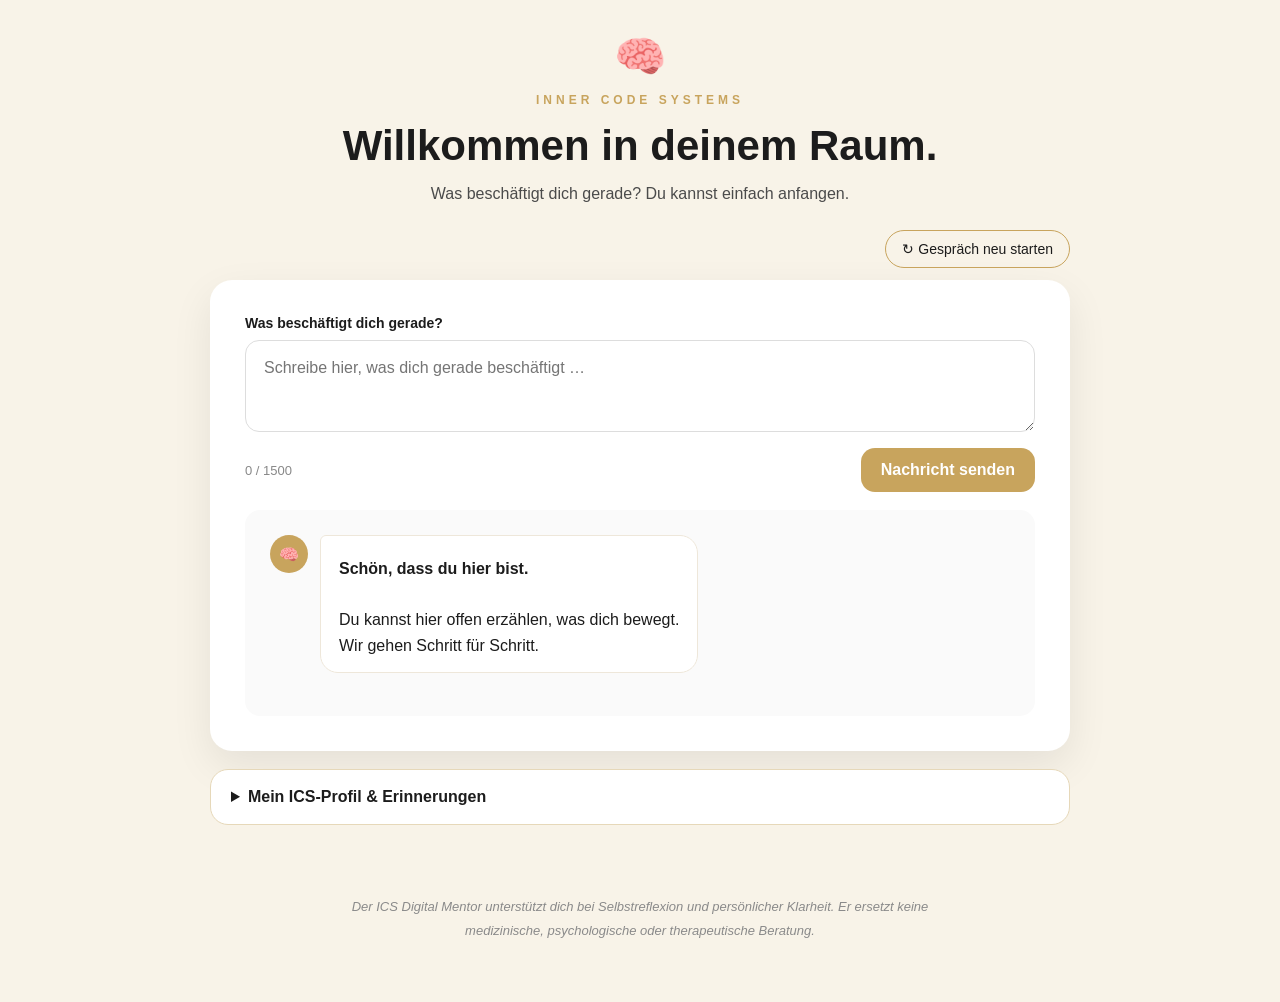
<file: index.html>
<!DOCTYPE html>
<html lang="de">
<head>
  <meta charset="UTF-8">
  <meta name="viewport" content="width=device-width, initial-scale=1.0">
  <title>ICS Digital Mentor – Testumgebung</title>
  <link rel="stylesheet" href="css/mentor.css?v=18">
</head>
<body>
  <main class="mentor-page">
    <header class="mentor-header">
      <div class="mentor-logo">🧠</div>
      <p class="mentor-label">INNER CODE SYSTEMS</p>
      <h1>Willkommen in deinem Raum.</h1>
      <p class="mentor-intro">Was beschäftigt dich gerade? Du kannst einfach anfangen.</p>
    </header>

    <div class="mentor-chat-actions" style="display:flex;justify-content:flex-end;margin:0 0 12px"><button id="ics-reset" class="reset-button" type="button">↻ Gespräch neu starten</button></div>

    <section class="mentor-card">
      <div class="mentor-input-area">
        <label class="input-label" for="ics-input">Was beschäftigt dich gerade?</label>
        <textarea id="ics-input" rows="3" maxlength="1500" placeholder="Schreibe hier, was dich gerade beschäftigt …"></textarea>
        <div class="input-footer">
          <span id="ics-counter">0 / 1500</span>
          <button id="ics-send" class="send-button" type="button">Nachricht senden</button>
        </div>
      </div>

      <div id="ics-messages" class="mentor-chat" aria-live="polite">
        <div class="chat-row mentor-row">
          <div class="chat-avatar">🧠</div>
          <div class="chat-bubble mentor-bubble">
<p>
<strong>Schön, dass du hier bist.</strong><br><br>
Du kannst hier offen erzählen, was dich bewegt.<br>Wir gehen Schritt für Schritt.
</p>     
          </div>
        </div>
      </div>

      <div id="ics-typing" class="typing-indicator" hidden>
        <span></span><span></span><span></span> ICS Mentor denkt …
      </div>

    </section>

    <details class="mentor-options">
      <summary>Mein ICS-Profil &amp; Erinnerungen</summary>
      <div class="mentor-options-content">
      <div class="mentor-status">
        <span class="mentor-dot"></span>
        <span>ICS Brain V10 ist bereit</span>
        <button id="ics-profile" class="reset-button" type="button">Mein ICS Profil</button>
        
      </div>

    <section class="ics-memory-settings" id="ics-memory-settings" aria-labelledby="ics-memory-title">
      <h2 id="ics-memory-title">Deine Erinnerungen</h2>
      <p>Du entscheidest, ob der Mentor Erkenntnisse dauerhaft in diesem Browser merkt. Ohne Zustimmung kannst du ganz normal mit ihm sprechen.</p>
      <label class="ics-memory-choice"><input id="ics-memory-insights" type="checkbox"> Wichtige Erkenntnisse, Muster und Themen merken</label>
      <label class="ics-memory-choice"><input type="checkbox" disabled> Frühere vollständige Gesprächsverläufe speichern <small>(folgt später, derzeit nicht verfügbar)</small></label>
      <p class="ics-memory-hint">Wenn du zustimmst, können bereits vorhandene lokale Mentor-Erinnerungen wieder verwendet werden. „Gespräch neu starten“ löscht diese nicht.</p>
      <div class="ics-memory-actions">
        <button id="ics-memory-save" type="button">Auswahl speichern</button>
        <button id="ics-memory-revoke" type="button">Einwilligung widerrufen</button>
        <button id="ics-memory-delete" type="button">Lokale Erinnerungen löschen</button>
      </div>
      <p id="ics-memory-status" role="status" aria-live="polite"></p>
      <h3>Meine gespeicherten Erkenntnisse</h3>
      <p>Du wählst selbst aus, was du festhalten möchtest.</p>
      <label for="ics-memory-note">Persönliche Erkenntnis oder Entscheidung</label>
      <textarea id="ics-memory-note" rows="3" maxlength="600" placeholder="Meine Erkenntnis ..."></textarea>
      <button id="ics-memory-note-save" type="button">Notiz speichern</button>
      <div id="ics-memory-note-list" aria-live="polite"></div>
    </section>

      </div>
    </details>


    <p class="mentor-note">
      Der ICS Digital Mentor unterstützt dich bei Selbstreflexion und persönlicher Klarheit.
      Er ersetzt keine medizinische, psychologische oder therapeutische Beratung.
    </p>
  </main>

<script src="js/consent.js?v=1"></script>
<script src="js/utils.js?v=10"></script>
<script src="js/smalltalk.js?v=10"></script>
<script src="js/emotionen.js?v=10"></script>
<script src="js/themen.js?v=10"></script>
<script src="js/muster.js?v=22"></script>
<script src="js/spiegel.js?v=1"></script>
<script src="js/verknuepfungen.js?v=3"></script>
<script src="js/beduerfnisse.js?v=1"></script>
<script src="js/glaubenssaetze.js?v=1"></script>
<script src="js/innercode.js?v=2"></script>
<script src="js/bodycode.js?v=1"></script>
<script src="js/actioncode.js?v=1"></script>
<script src="js/intelligenz.js?v=1"></script>
<script src="js/schlussfolgerungen.js?v=1"></script>
<script src="js/analysebericht.js?v=1"></script>
<script src="js/profil.js?v=10"></script>
<script src="js/auswertung.js?v=10"></script>

<script src="js/brain.js?v=10"></script>
<script src="js/hypothesen.js?v=2"></script>
<script src="js/graph.js?v=1"></script>
<script src="js/prioritaeten.js?v=1"></script>
<script src="js/core/core.js?v=1"></script>
<script src="js/core/analyse.js?v=4"></script>
<script src="js/core/engine.js?v=9"></script>
<script src="js/mentor.js?v=44"></script>
<script src="js/consent-ui.js?v=2"></script>
  
</body>
</html>
</file>
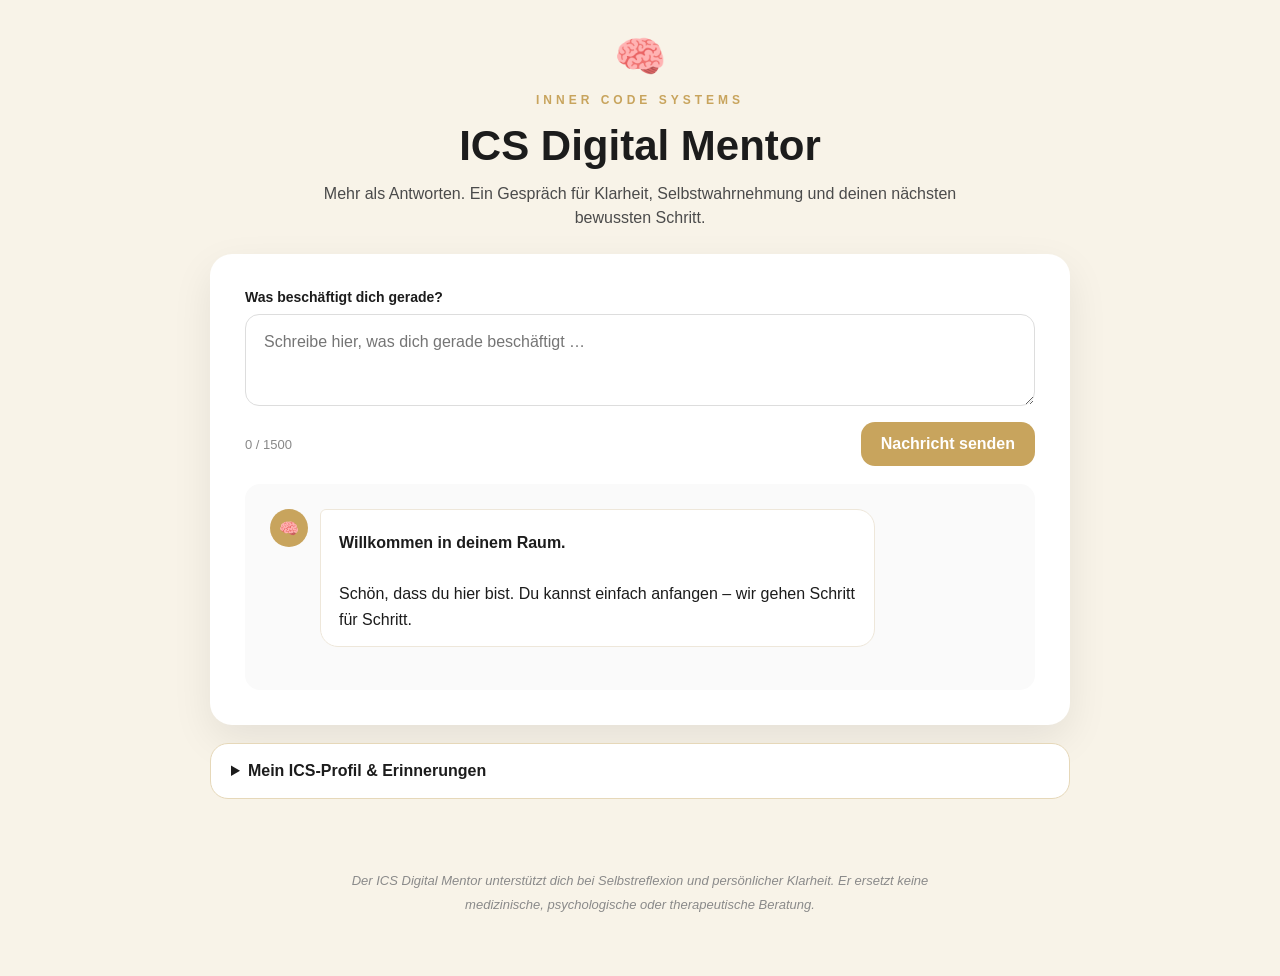
<file: v3/index.html>
<!DOCTYPE html>
<html lang="de">
<head>
  <meta charset="UTF-8">
  <meta name="viewport" content="width=device-width, initial-scale=1.0">
  <title>ICS Digital Mentor – Version 3 Vorschau</title>
  <link rel="stylesheet" href="../css/mentor.css?v=18">
</head>
<body>
  <main class="mentor-page">
    <header class="mentor-header">
      <div class="mentor-logo">🧠</div>
      <p class="mentor-label">INNER CODE SYSTEMS</p>
      <h1>ICS Digital Mentor</h1>
      <p class="mentor-intro">Mehr als Antworten. Ein Gespräch für Klarheit, Selbstwahrnehmung und deinen nächsten bewussten Schritt.</p>
    </header>

    <section class="mentor-card">
      <div class="mentor-input-area">
        <label class="input-label" for="ics-input">Was beschäftigt dich gerade?</label>
        <textarea id="ics-input" rows="3" maxlength="1500" placeholder="Schreibe hier, was dich gerade beschäftigt …"></textarea>
        <div class="input-footer">
          <span id="ics-counter">0 / 1500</span>
          <button id="ics-send" class="send-button" type="button">Nachricht senden</button>
        </div>
      </div>

      <div id="ics-messages" class="mentor-chat" aria-live="polite">
        <div class="chat-row mentor-row">
          <div class="chat-avatar">🧠</div>
          <div class="chat-bubble mentor-bubble">
<p>
<strong>Willkommen in deinem Raum.</strong><br><br>
Schön, dass du hier bist. Du kannst einfach anfangen – wir gehen Schritt für Schritt.
</p>     
          </div>
        </div>
      </div>

      <div id="ics-typing" class="typing-indicator" hidden>
        <span></span><span></span><span></span> ICS Mentor denkt …
      </div>

    </section>

    <details class="mentor-options">
      <summary>Mein ICS-Profil &amp; Erinnerungen</summary>
      <div class="mentor-options-content">
      <div class="mentor-status">
        <span class="mentor-dot"></span>
        <span>ICS Brain V10 ist bereit</span>
        <button id="ics-profile" class="reset-button" type="button">Mein ICS Profil</button>
        <button id="ics-reset" class="reset-button" type="button">Gespräch neu starten</button>
      </div>

    <section class="ics-memory-settings" id="ics-memory-settings" aria-labelledby="ics-memory-title">
      <h2 id="ics-memory-title">Deine Erinnerungen</h2>
      <p>Du entscheidest, ob der Mentor Erkenntnisse dauerhaft in diesem Browser merkt. Ohne Zustimmung kannst du ganz normal mit ihm sprechen.</p>
      <label class="ics-memory-choice"><input id="ics-memory-insights" type="checkbox"> Wichtige Erkenntnisse, Muster und Themen merken</label>
      <label class="ics-memory-choice"><input type="checkbox" disabled> Frühere vollständige Gesprächsverläufe speichern <small>(folgt später, derzeit nicht verfügbar)</small></label>
      <p class="ics-memory-hint">Wenn du zustimmst, können bereits vorhandene lokale Mentor-Erinnerungen wieder verwendet werden. „Gespräch neu starten“ löscht diese nicht.</p>
      <div class="ics-memory-actions">
        <button id="ics-memory-save" type="button">Auswahl speichern</button>
        <button id="ics-memory-revoke" type="button">Einwilligung widerrufen</button>
        <button id="ics-memory-delete" type="button">Lokale Erinnerungen löschen</button>
      </div>
      <p id="ics-memory-status" role="status" aria-live="polite"></p>
    </section>

      </div>
    </details>


    <p class="mentor-note">
      Der ICS Digital Mentor unterstützt dich bei Selbstreflexion und persönlicher Klarheit.
      Er ersetzt keine medizinische, psychologische oder therapeutische Beratung.
    </p>
  </main>

<script src="../js/consent.js?v=1"></script>
<script src="../js/utils.js?v=10"></script>
<script src="../js/smalltalk.js?v=10"></script>
<script src="../js/emotionen.js?v=10"></script>
<script src="../js/themen.js?v=10"></script>
<script src="../js/muster.js?v=22"></script>
<script src="../js/spiegel.js?v=1"></script>
<script src="../js/verknuepfungen.js?v=3"></script>
<script src="../js/beduerfnisse.js?v=1"></script>
<script src="../js/glaubenssaetze.js?v=1"></script>
<script src="../js/innercode.js?v=2"></script>
<script src="../js/bodycode.js?v=1"></script>
<script src="../js/actioncode.js?v=1"></script>
<script src="../js/intelligenz.js?v=1"></script>
<script src="../js/schlussfolgerungen.js?v=1"></script>
<script src="../js/analysebericht.js?v=1"></script>
<script src="../js/profil.js?v=10"></script>
<script src="../js/auswertung.js?v=10"></script>

<script src="../js/brain.js?v=10"></script>
<script src="../js/hypothesen.js?v=2"></script>
<script src="../js/graph.js?v=1"></script>
<script src="../js/prioritaeten.js?v=1"></script>
<script src="../js/core/core.js?v=1"></script>
<script src="../js/core/analyse.js?v=4"></script>
<script src="../js/core/engine.js?v=1"></script>
<script src="../js/mentor.js?v=41"></script>
<script src="../js/consent-ui.js?v=1"></script>
  
</body>
</html>
</file>
<file: css/mentor.css>
:root{
  --cream:#F8F3E8;
  --gold:#C8A45D;
  --black:#1C1C1C;
  --text:#4B4B4B;
}

*{
  margin:0;
  padding:0;
  box-sizing:border-box;
}

body{
  background:var(--cream);
  font-family:Arial, Helvetica, sans-serif;
  color:var(--black);
}

.mentor-page{
  max-width:900px;
  margin:auto;
  padding:60px 20px;
}

.mentor-header{
  text-align:center;
  margin-bottom:40px;
}

.mentor-logo{
  font-size:42px;
  margin-bottom:12px;
}

.mentor-label{
  color:var(--gold);
  letter-spacing:4px;
  font-size:12px;
  font-weight:bold;
  margin-bottom:15px;
}

h1{
  font-size:48px;
  margin-bottom:20px;
}

.mentor-intro{
  max-width:650px;
  margin:auto;
  color:var(--text);
  line-height:1.8;
}

.mentor-card{
  background:white;
  border-radius:22px;
  padding:35px;
  box-shadow:0 15px 40px rgba(0,0,0,.08);
}

.mentor-status{
  display:flex;
  align-items:center;
  gap:10px;
  color:#666;
  margin-bottom:25px;
}

.mentor-dot{
  width:12px;
  height:12px;
  background:#3CB371;
  border-radius:50%;
}

.reset-button{
  width:auto;
  margin:0 0 0 auto;
  padding:10px 16px;
  border:1px solid var(--gold);
  border-radius:999px;
  background:transparent;
  color:var(--black);
  font-size:14px;
}

.mentor-chat{
  min-height:420px;
  max-height:560px;
  overflow-y:auto;
  background:#fafafa;
  border-radius:15px;
  padding:25px;
  margin-bottom:25px;
}

.chat-row{
  display:flex;
  margin-bottom:18px;
  animation:messageIn .35s ease;
}

.mentor-row{
  justify-content:flex-start;
  align-items:flex-start;
  gap:12px;
}

.user-row{
  justify-content:flex-end;
}

.chat-avatar{
  width:38px;
  height:38px;
  border-radius:50%;
  background:var(--gold);
  display:flex;
  align-items:center;
  justify-content:center;
  flex-shrink:0;
}

.chat-bubble{
  max-width:75%;
  padding:14px 18px;
  border-radius:18px;
  line-height:1.6;
}

.mentor-bubble{
  background:#ffffff;
  border:1px solid #eee7da;
  border-top-left-radius:6px;
}

.user-bubble{
  background:var(--gold);
  color:white;
  border-bottom-right-radius:6px;
}

.mentor-bubble p,
.user-bubble p{
  margin-top:6px;
}

.mentor-input-area{
  margin-top:8px;
}

.input-label{
  display:block;
  margin-bottom:9px;
  font-size:14px;
  font-weight:bold;
}

textarea{
  width:100%;
  padding:18px;
  border-radius:14px;
  border:1px solid #ddd;
  resize:vertical;
  font-size:16px;
  font-family:inherit;
}

textarea:focus{
  outline:none;
  border-color:var(--gold);
  box-shadow:0 0 0 3px rgba(200,164,93,.15);
}

.input-footer{
  display:flex;
  align-items:center;
  justify-content:space-between;
  gap:16px;
  margin-top:12px;
}

#ics-counter{
  color:#888;
  font-size:13px;
}

.send-button{
  width:auto;
  margin:0;
  padding:13px 20px;
  border:none;
  border-radius:14px;
  background:var(--gold);
  color:white;
  font-size:16px;
  font-weight:bold;
  cursor:pointer;
}

.send-button:disabled{
  opacity:.55;
  cursor:not-allowed;
}

button:hover{
  opacity:.9;
}

.mentor-note{
  margin-top:70px;
  text-align:center;
  font-size:13px;
  color:#8A8A8A;
  line-height:1.8;
  max-width:620px;
  margin-left:auto;
  margin-right:auto;
  font-style:italic;
}

.typing-indicator{
  display:flex;
  align-items:center;
  gap:6px;
  margin:0 0 22px 52px;
  color:#777;
  font-size:14px;
}

.typing-indicator[hidden]{
  display:none;
}

.typing-indicator span{
  width:7px;
  height:7px;
  border-radius:50%;
  background:var(--gold);
  animation:typingPulse 1.2s infinite ease-in-out;
}

.typing-indicator span:nth-child(2){
  animation-delay:.15s;
}

.typing-indicator span:nth-child(3){
  animation-delay:.30s;
}

.ics-auswertung{
  margin-top:8px;
  padding:16px;
  border-left:3px solid var(--gold);
  border-radius:10px;
  background:#F8F3E8;
}

@keyframes typingPulse{
  0%,60%,100%{
    opacity:.3;
    transform:translateY(0);
  }

  30%{
    opacity:1;
    transform:translateY(-4px);
  }
}

@keyframes messageIn{
  from{
    opacity:0;
    transform:translateY(8px);
  }

  to{
    opacity:1;
    transform:translateY(0);
  }
}

@media(max-width:650px){
  .mentor-page{
    padding:30px 12px;
  }

  h1{
    font-size:36px;
  }

  .mentor-card{
    padding:20px;
  }

  .mentor-status{
    flex-wrap:wrap;
  }

  .reset-button{
    width:100%;
    margin:10px 0 0;
  }

  .chat-bubble{
    max-width:88%;
  }

  .input-footer{
    align-items:flex-end;
  }
}


/* ICS Mentor 2.0 consent settings – test only */
.ics-memory-settings{background:#fff;border:1px solid #e6d8b9;border-radius:18px;padding:22px;margin-bottom:20px;line-height:1.55}
.ics-memory-settings h2{font-size:22px;margin-bottom:10px}
.ics-memory-settings p{margin-bottom:12px}
.ics-memory-choice{display:flex;align-items:flex-start;gap:10px;margin:12px 0;font-size:15px}
.ics-memory-choice input{margin-top:4px;flex-shrink:0}
.ics-memory-choice small{color:#6b665d}
.ics-memory-hint{font-size:13px;color:#615b52}
.ics-memory-actions{display:flex;flex-wrap:wrap;gap:8px}
.ics-memory-actions button{padding:10px 13px;background:#fff;border:1px solid #c8a45d;border-radius:10px;color:#1c1c1c;cursor:pointer}
.ics-memory-actions button:first-child{background:#c8a45d;color:#1c1c1c}
#ics-memory-status{font-size:13px;margin-top:12px;margin-bottom:0}
@media(max-width:600px){.ics-memory-settings{padding:16px}.ics-memory-actions button{width:100%}}

/* Conversation-first test layout */
.mentor-page{padding-top:32px}
.mentor-header{margin-bottom:24px}
.mentor-header h1{font-size:clamp(28px,5vw,42px);margin-bottom:12px}
.mentor-intro{line-height:1.5}
.mentor-card{display:flex;flex-direction:column;gap:18px}
.mentor-input-area{order:0;margin:0}
.mentor-chat{order:1;min-height:170px;max-height:520px;margin:0}
.typing-indicator{order:2}
.mentor-options{margin-top:18px;background:#fff;border:1px solid #e6d8b9;border-radius:18px;overflow:hidden}
.mentor-options summary{padding:18px 20px;cursor:pointer;font-weight:600;color:#1c1c1c}
.mentor-options summary:focus-visible{outline:3px solid #c8a45d;outline-offset:-3px}
.mentor-options-content{padding:0 20px 20px}
.mentor-options .mentor-status{flex-wrap:wrap}
.mentor-options .ics-memory-settings{margin-bottom:0}
@media(max-width:650px){
.mentor-page{padding-top:22px}
.mentor-header{margin-bottom:20px}
.mentor-logo{font-size:30px;margin-bottom:6px}
.mentor-label{letter-spacing:2px;margin-bottom:9px}
.mentor-header h1{font-size:30px}
.mentor-card{padding:18px}
.mentor-chat{min-height:150px;padding:14px}
.mentor-options-content{padding:0 12px 12px}
}
</file>
